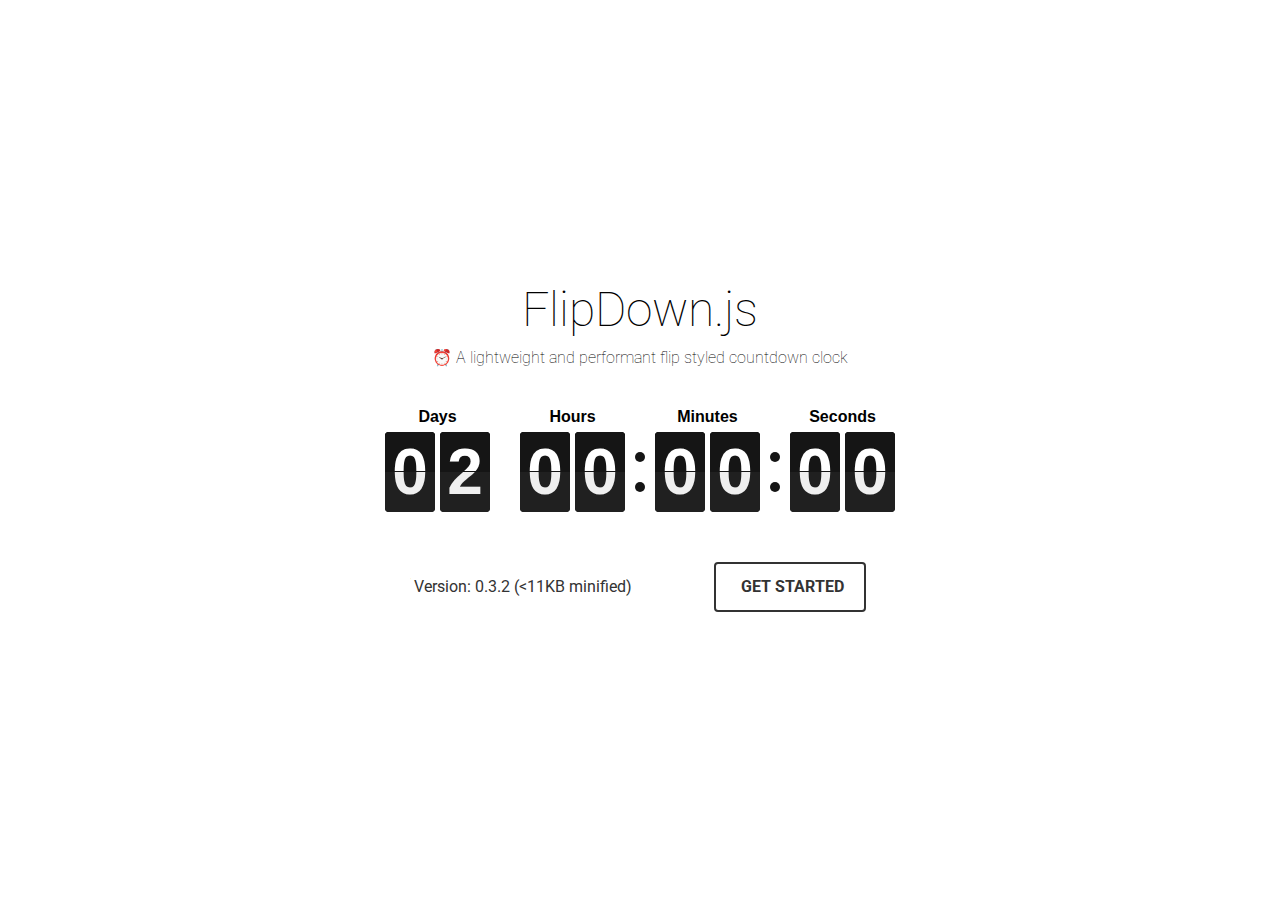
<file: assets copy 2/flipdown-master/example/index.html>
<!DOCTYPE html>
<html>
  <head>
    <meta charset="utf-8">
    <meta name="viewport" content="width=device-width, initial-scale=1, shrink-to-fit=no">
    <title>FlipDown Example</title>
    <link href="https://fonts.googleapis.com/css?family=Roboto:100,400,700,900" rel="stylesheet">
    <link rel="stylesheet" href="https://use.fontawesome.com/releases/v5.3.1/css/all.css" integrity="sha384-mzrmE5qonljUremFsqc01SB46JvROS7bZs3IO2EmfFsd15uHvIt+Y8vEf7N7fWAU" crossorigin="anonymous">
    <link rel="stylesheet" type="text/css" href="css/flipdown/flipdown.css">
    <link rel="stylesheet" type="text/css" href="css/style.css">
    <script type="text/javascript" src="js/flipdown/flipdown.js"></script>
    <script type="text/javascript" src="js/main.js"></script>
  </head>
  <body>
    <div class="example">
      <h1>FlipDown.js</h1>
      <p>⏰ A lightweight and performant flip styled countdown clock</p>
      <div id="flipdown" class="flipdown"></div>
      <div class="buttons">
        <p>Version: <span id="ver"></span> (&lt;11KB minified)</p>
        <a href="https://github.com/PButcher/flipdown#flipdown" class="button"><i class="fab fa-github"></i> <span>Get started</span></a>
      </div>
    </div>
  </body>
</html>
</file>
<file: assets copy 2/flipdown-master/example/css/flipdown/flipdown.css>
/* THEMES */

/********** Theme: dark **********/
/* Font styles */
.flipdown.flipdown__theme-dark {
  font-family: sans-serif;
  font-weight: bold;
}
/* Rotor group headings */
.flipdown.flipdown__theme-dark .rotor-group-heading:before {
  color: #000000;
}
/* Delimeters */
.flipdown.flipdown__theme-dark .rotor-group:nth-child(n+2):nth-child(-n+3):before,
.flipdown.flipdown__theme-dark .rotor-group:nth-child(n+2):nth-child(-n+3):after {
  background-color: #151515;
}
/* Rotor tops */
.flipdown.flipdown__theme-dark .rotor,
.flipdown.flipdown__theme-dark .rotor-top,
.flipdown.flipdown__theme-dark .rotor-leaf-front {
  color: #FFFFFF;
  background-color: #151515;
}
/* Rotor bottoms */
.flipdown.flipdown__theme-dark .rotor-bottom,
.flipdown.flipdown__theme-dark .rotor-leaf-rear {
  color: #EFEFEF;
  background-color: #202020;
}
/* Hinge */
.flipdown.flipdown__theme-dark .rotor:after {
  border-top: solid 1px #151515;
}

/********** Theme: light **********/
/* Font styles */
.flipdown.flipdown__theme-light {
  font-family: sans-serif;
  font-weight: bold;
}
/* Rotor group headings */
.flipdown.flipdown__theme-light .rotor-group-heading:before {
  color: #EEEEEE;
}
/* Delimeters */
.flipdown.flipdown__theme-light .rotor-group:nth-child(n+2):nth-child(-n+3):before,
.flipdown.flipdown__theme-light .rotor-group:nth-child(n+2):nth-child(-n+3):after {
  background-color: #DDDDDD;
}
/* Rotor tops */
.flipdown.flipdown__theme-light .rotor,
.flipdown.flipdown__theme-light .rotor-top,
.flipdown.flipdown__theme-light .rotor-leaf-front {
  color: #222222;
  background-color: #DDDDDD;
}
/* Rotor bottoms */
.flipdown.flipdown__theme-light .rotor-bottom,
.flipdown.flipdown__theme-light .rotor-leaf-rear {
  color: #333333;
  background-color: #EEEEEE;
}
/* Hinge */
.flipdown.flipdown__theme-light .rotor:after {
  border-top: solid 1px #222222;
}

/* END OF THEMES */

.flipdown {
  overflow: visible;
  width: 510px;
  height: 110px;
}

.flipdown .rotor-group {
  position: relative;
  float: left;
  padding-right: 30px;
}

.flipdown .rotor-group:last-child {
  padding-right: 0;
}

.flipdown .rotor-group-heading:before {
  display: block;
  height: 30px;
  line-height: 30px;
  text-align: center;
}

.flipdown .rotor-group:nth-child(1) .rotor-group-heading:before {
  content: attr(data-before);
}

.flipdown .rotor-group:nth-child(2) .rotor-group-heading:before {
  content: attr(data-before);
}

.flipdown .rotor-group:nth-child(3) .rotor-group-heading:before {
  content: attr(data-before);
}

.flipdown .rotor-group:nth-child(4) .rotor-group-heading:before {
  content: attr(data-before);
}

.flipdown .rotor-group:nth-child(n+2):nth-child(-n+3):before {
  content: '';
  position: absolute;
  bottom: 20px;
  left: 115px;
  width: 10px;
  height: 10px;
  border-radius: 50%;
}

.flipdown .rotor-group:nth-child(n+2):nth-child(-n+3):after {
  content: '';
  position: absolute;
  bottom: 50px;
  left: 115px;
  width: 10px;
  height: 10px;
  border-radius: 50%;
}

.flipdown .rotor {
  position: relative;
  float: left;
  width: 50px;
  height: 80px;
  margin: 0px 5px 0px 0px;
  border-radius: 4px;
  font-size: 4rem;
  text-align: center;
  perspective: 200px;
}

.flipdown .rotor:last-child {
  margin-right: 0;
}

.flipdown .rotor-top,
.flipdown .rotor-bottom {
  overflow: hidden;
  position: absolute;
  width: 50px;
  height: 40px;
}

.flipdown .rotor-leaf {
  z-index: 1;
  position: absolute;
  width: 50px;
  height: 80px;
  transform-style: preserve-3d;
  transition: transform 0s;
}

.flipdown .rotor-leaf.flipped {
  transform: rotateX(-180deg);
  transition: all 0.5s ease-in-out;
}

.flipdown .rotor-leaf-front,
.flipdown .rotor-leaf-rear {
  overflow: hidden;
  position: absolute;
  width: 50px;
  height: 40px;
  margin: 0;
  transform: rotateX(0deg);
  backface-visibility: hidden;
  -webkit-backface-visibility: hidden;
}

.flipdown .rotor-leaf-front {
  line-height: 80px;
  border-radius: 4px 4px 0px 0px;
}

.flipdown .rotor-leaf-rear {
  line-height: 0px;
  border-radius: 0px 0px 4px 4px;
  transform: rotateX(-180deg);
}

.flipdown .rotor-top {
  line-height: 80px;
  border-radius: 4px 4px 0px 0px;
}

.flipdown .rotor-bottom {
  bottom: 0;
  line-height: 0px;
  border-radius: 0px 0px 4px 4px;
}

.flipdown .rotor:after {
  content: '';
  z-index: 2;
  position: absolute;
  bottom: 0px;
  left: 0px;
  width: 50px;
  height: 40px;
  border-radius: 0px 0px 4px 4px;
}

@media (max-width: 550px) {

  .flipdown {
    width: 312px;
    height: 70px;
  }

  .flipdown .rotor {
    font-size: 2.2rem;
    margin-right: 3px;
  }

  .flipdown .rotor,
  .flipdown .rotor-leaf,
  .flipdown .rotor-leaf-front,
  .flipdown .rotor-leaf-rear,
  .flipdown .rotor-top,
  .flipdown .rotor-bottom,
  .flipdown .rotor:after {
    width: 30px;
  }

  .flipdown .rotor-group {
    padding-right: 20px;
  }

  .flipdown .rotor-group:last-child {
    padding-right: 0px;
  }

  .flipdown .rotor-group-heading:before {
    font-size: 0.8rem;
    height: 20px;
    line-height: 20px;
  }

  .flipdown .rotor-group:nth-child(n+2):nth-child(-n+3):before,
  .flipdown .rotor-group:nth-child(n+2):nth-child(-n+3):after {
    left: 69px;
  }

  .flipdown .rotor-group:nth-child(n+2):nth-child(-n+3):before {
    bottom: 13px;
    height: 8px;
    width: 8px;
  }

  .flipdown .rotor-group:nth-child(n+2):nth-child(-n+3):after {
    bottom: 29px;
    height: 8px;
    width: 8px;
  }

  .flipdown .rotor-leaf-front,
  .flipdown .rotor-top {
    line-height: 50px;
  }

  .flipdown .rotor-leaf,
  .flipdown .rotor {
    height: 50px;
  }

  .flipdown .rotor-leaf-front,
  .flipdown .rotor-leaf-rear,
  .flipdown .rotor-top,
  .flipdown .rotor-bottom,
  .flipdown .rotor:after {
    height: 25px;
  }
}
</file>
<file: assets copy 2/flipdown-master/example/css/style.css>
html {
  height: 100%;
}

body {
  margin: 0px;
  height: 100%;
  display: flex;
  align-items: center;
  align-content: space-around;
}

body,
.example h1,
.example p,
.example .button {
  transition: all .2s ease-in-out;
}

body.light-theme {
  background-color: #151515;
}

body.light-theme .example h1 {
  color: #FFFFFF;
}

body.light-theme .example p {
  color: #FFFFFF;
}

body.light-theme .buttons .button {
  color: #FFFFFF;
  border-color: #FFFFFF;
}

body.light-theme .buttons .button:hover {
  color: #151515;
  background-color: #FFFFFF;
}

.example {
  font-family: 'Roboto', sans-serif;
  width: 550px;
  height: 378px;
  margin: auto;
  padding: 20px;
  box-sizing: border-box;
}

.example .flipdown {
  margin: auto;
}

.example h1 {
  text-align: center;
  font-weight: 100;
  font-size: 3em;
  margin-top: 0;
  margin-bottom: 10px;
}

.example p {
  text-align: center;
  font-weight: 100;
  margin-top: 0;
  margin-bottom: 35px;
}

.example .buttons {
  width: 100%;
  height: 50px;
  margin: 50px auto 0px auto;
  display: flex;
  align-items: center;
  justify-content: space-around;
}

.example .buttons p {
  height: 50px;
  line-height: 50px;
  font-weight: 400;
  padding: 0px 25px 0px 0px;
  color: #333;
  margin: 0px;
}

.example .button {
  display: inline-block;
  height: 50px;
  box-sizing: border-box;
  line-height: 46px;
  text-decoration: none;
  color: #333;
  padding: 0px 20px;
  border: solid 2px #333;
  border-radius: 4px;
  text-transform: uppercase;
  font-weight: 700;
  transition: all .2s ease-in-out;
}

.example .button:hover {
  background-color: #333;
  color: #FFF;
}

.example .button i {
  margin-right: 5px;
}

@media(max-width: 550px) {
  .example {
    width: 100%;
    height: 362px;
  }

  .example h1 {
    font-size: 2.5em;
  }

  .example p {
    margin-bottom: 25px;
  }

  .example .buttons {
    width: 100%;
    margin-top: 25px;
    text-align: center;
    display: block;
  }

  .example .buttons p,
  .example .buttons a {
    float: none;
    margin: 0 auto;
  }

  .example .buttons p {
    padding-right: 0px;
  }

  .example .buttons a {
    display: inline-block;
  }
}
</file>
